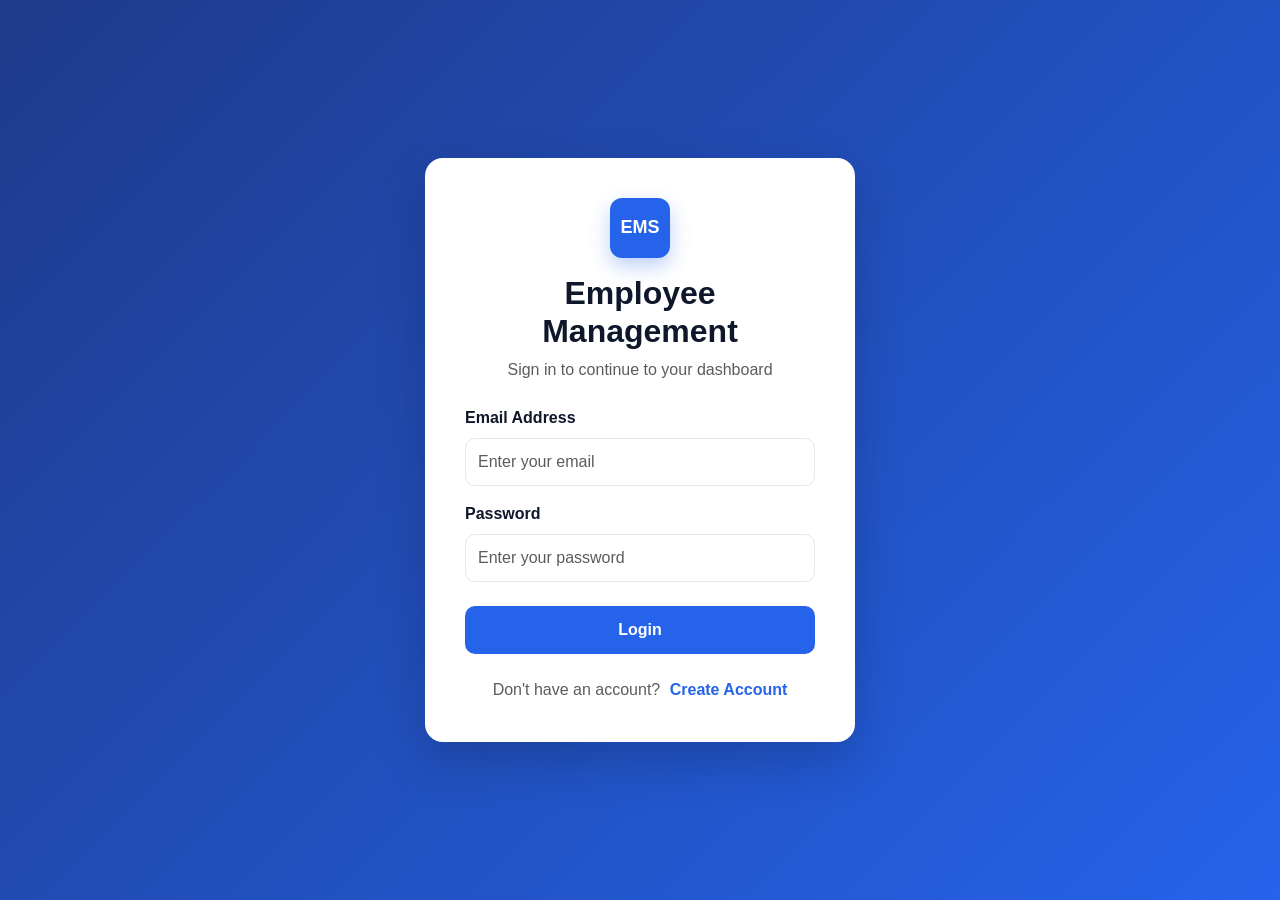
<file: src/main/resources/static/applications.html>
<!DOCTYPE html>
<html lang="en">

<head>

    <meta charset="UTF-8">

    <meta
        name="viewport"
        content="width=device-width, initial-scale=1.0">

    <title>Applications | Employee Management System</title>

    <!-- Bootstrap -->
    <link
        href="https://cdn.jsdelivr.net/npm/bootstrap@5.3.3/dist/css/bootstrap.min.css"
        rel="stylesheet">

    <!-- Bootstrap Icons -->
    <link
        rel="stylesheet"
        href="https://cdn.jsdelivr.net/npm/bootstrap-icons@1.11.3/font/bootstrap-icons.min.css">

    <!-- Custom CSS -->
    <link
        rel="stylesheet"
        href="css/style.css">

</head>


<body class="dashboard-body">


<!-- ==========================================
     SIDEBAR
     ========================================== -->

<div class="sidebar" id="sidebar">

    <div class="sidebar-brand">

        <div class="brand-icon-small">
            EMS
        </div>

        <div>

            <h5>Employee MS</h5>

            <small>
                Management System
            </small>

        </div>

    </div>


    <hr>


    <nav class="sidebar-nav">

        <a
            href="dashboard.html"
            class="nav-link">

            <i class="bi bi-grid-1x2-fill"></i>

            Dashboard

        </a>


        <a
            href="employees.html"
            class="nav-link">

            <i class="bi bi-people-fill"></i>

            Employees

        </a>


        <a
            href="departments.html"
            class="nav-link">

            <i class="bi bi-building"></i>

            Departments

        </a>


        <a
            href="applications.html"
            class="nav-link active">

            <i class="bi bi-file-earmark-text-fill"></i>

            Applications

        </a>

    </nav>


    <div class="sidebar-bottom">

        <button
            id="logoutButton"
            class="btn btn-outline-light w-100">

            <i class="bi bi-box-arrow-right"></i>

            Logout

        </button>

    </div>

</div>


<!-- ==========================================
     MAIN CONTENT
     ========================================== -->

<div class="main-content">


    <!-- ==========================================
         TOP NAVBAR
         ========================================== -->

    <nav class="top-navbar">

        <button
            id="sidebarToggle"
            class="btn btn-light d-lg-none">

            <i class="bi bi-list"></i>

        </button>


        <div>

            <h5 class="mb-0">
                Organization Applications
            </h5>

            <small class="text-muted">
                Review organization access requests
            </small>

        </div>


        <div class="user-info ms-auto">

            <div class="user-avatar">

                <i class="bi bi-person-fill"></i>

            </div>

            <div>

                <strong id="userEmail">
                    Admin
                </strong>

                <small
                    id="userRole"
                    class="d-block text-muted">

                    ROLE_ADMIN

                </small>

            </div>

        </div>

    </nav>


    <!-- ==========================================
         PAGE CONTENT
         ========================================== -->

    <main class="container-fluid dashboard-container">


        <!-- PAGE HEADER -->

        <div class="welcome-section">

            <div>

                <h2>
                    Organization Applications
                </h2>

                <p class="text-muted mb-0">

                    Review and manage organization
                    access requests.

                </p>

            </div>

        </div>


        <!-- ==========================================
             STATISTICS
             ========================================== -->

        <div class="row g-4 mt-2">


            <!-- TOTAL -->

            <div class="col-md-6 col-xl-3">

                <div class="stat-card">

                    <div class="stat-icon blue">

                        <i class="bi bi-files"></i>

                    </div>

                    <div>

                        <p class="stat-label">
                            Total Applications
                        </p>

                        <h3 id="totalApplications">
                            --
                        </h3>

                    </div>

                </div>

            </div>


            <!-- PENDING -->

            <div class="col-md-6 col-xl-3">

                <div class="stat-card">

                    <div class="stat-icon purple">

                        <i class="bi bi-hourglass-split"></i>

                    </div>

                    <div>

                        <p class="stat-label">
                            Pending
                        </p>

                        <h3 id="pendingApplications">
                            --
                        </h3>

                    </div>

                </div>

            </div>


            <!-- APPROVED -->

            <div class="col-md-6 col-xl-3">

                <div class="stat-card">

                    <div class="stat-icon green">

                        <i class="bi bi-check-circle-fill"></i>

                    </div>

                    <div>

                        <p class="stat-label">
                            Approved
                        </p>

                        <h3 id="approvedApplications">
                            --
                        </h3>

                    </div>

                </div>

            </div>


            <!-- REJECTED -->

            <div class="col-md-6 col-xl-3">

                <div class="stat-card">

                    <div class="stat-icon red">

                        <i class="bi bi-x-circle-fill"></i>

                    </div>

                    <div>

                        <p class="stat-label">
                            Rejected
                        </p>

                        <h3 id="rejectedApplications">
                            --
                        </h3>

                    </div>

                </div>

            </div>

        </div>


        <!-- ==========================================
             APPLICATION LIST
             ========================================== -->

        <div class="content-card mt-4">


            <!-- CARD HEADER -->

            <div class="card-header-custom">

                <div>

                    <h5 class="mb-1">

                        <i
                            class="bi bi-file-earmark-text me-2">
                        </i>

                        Applications

                    </h5>

                    <p class="text-muted mb-0">

                        Review organization requests
                        submitted by users.

                    </p>

                </div>


                <!-- FILTER -->

                <div>

                    <select
                        id="statusFilter"
                        class="form-select">

                        <option value="ALL">
                            All Applications
                        </option>

                        <option value="PENDING">
                            Pending
                        </option>

                        <option value="APPROVED">
                            Approved
                        </option>

                        <option value="REJECTED">
                            Rejected
                        </option>

                    </select>

                </div>

            </div>


            <!-- ======================================
                 LOADING
                 ====================================== -->

            <div
                id="loadingMessage"
                class="text-center py-5">

                <div
                    class="spinner-border text-primary"
                    role="status">
                </div>

                <p class="text-muted mt-2">

                    Loading applications...

                </p>

            </div>


            <!-- ======================================
                 ERROR
                 ====================================== -->

            <div
                id="applicationError"
                class="alert alert-danger d-none">
            </div>


            <!-- ======================================
                 SUCCESS
                 ====================================== -->

            <div
                id="applicationSuccess"
                class="alert alert-success d-none">
            </div>


            <!-- ======================================
                 APPLICATION TABLE
                 ====================================== -->

            <div
                id="applicationTableContainer"
                class="table-responsive d-none">

                <table
                    class="table align-middle">

                    <thead>

                    <tr>

                        <th>
                            Organization
                        </th>

                        <th>
                            Applicant
                        </th>

                        <th>
                            Position
                        </th>

                        <th>
                            Type
                        </th>

                        <th>
                            Status
                        </th>

                        <th>
                            Applied
                        </th>

                        <th>
                            Actions
                        </th>

                    </tr>

                    </thead>


                    <tbody
                        id="applicationTableBody">
                    </tbody>

                </table>

            </div>


        </div>

    </main>

</div>


<!-- ==========================================
     APPLICATION DETAILS MODAL
     ========================================== -->

<div
    class="modal fade"
    id="applicationDetailsModal"
    tabindex="-1"
    aria-hidden="true">

    <div
        class="modal-dialog modal-lg modal-dialog-centered">

        <div class="modal-content">


            <div class="modal-header">

                <h5 class="modal-title">

                    <i
                        class="bi bi-file-earmark-text me-2">
                    </i>

                    Application Details

                </h5>

                <button
                    type="button"
                    class="btn-close"
                    data-bs-dismiss="modal">
                </button>

            </div>


            <div
                class="modal-body"
                id="applicationDetailsBody">

                <!-- Details inserted by JavaScript -->

            </div>


            <div class="modal-footer">

                <button
                    type="button"
                    class="btn btn-secondary"
                    data-bs-dismiss="modal">

                    Close

                </button>

            </div>

        </div>

    </div>

</div>


<!-- Bootstrap JS -->

<script
    src="https://cdn.jsdelivr.net/npm/bootstrap@5.3.3/dist/js/bootstrap.bundle.min.js">
</script>


<!-- Applications JS -->

<script
    src="js/applications.js">
</script>


</body>

</html>
</file>
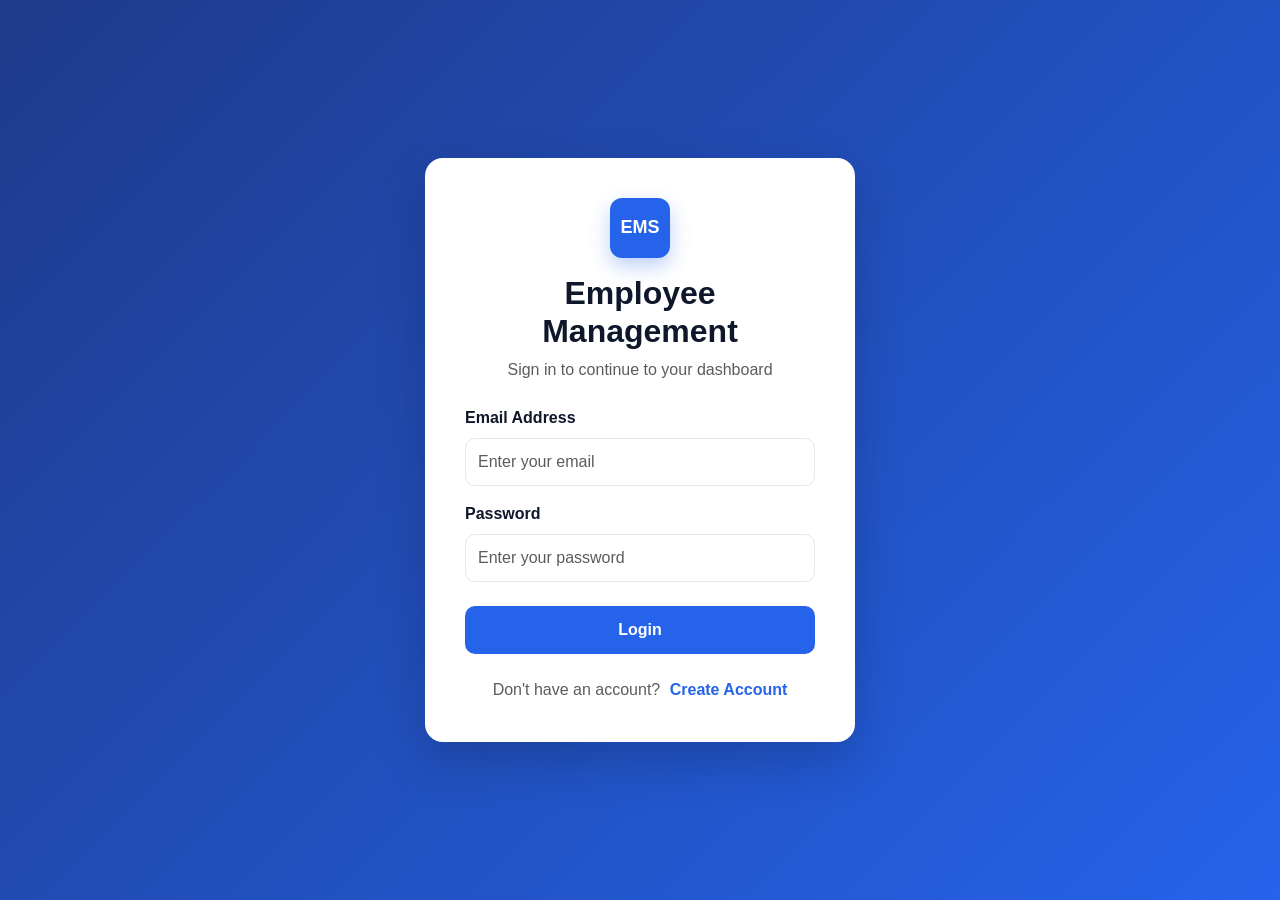
<file: src/main/resources/static/change-password.html>
<!DOCTYPE html>
<html lang="en">

<head>

    <meta charset="UTF-8">

    <meta
        name="viewport"
        content="width=device-width, initial-scale=1.0">

    <title>
        Change Password | Employee Management System
    </title>


    <!-- ==========================================
         BOOTSTRAP
         ========================================== -->

    <link
        href="https://cdn.jsdelivr.net/npm/bootstrap@5.3.3/dist/css/bootstrap.min.css"
        rel="stylesheet">


    <!-- ==========================================
         BOOTSTRAP ICONS
         ========================================== -->

    <link
        rel="stylesheet"
        href="https://cdn.jsdelivr.net/npm/bootstrap-icons@1.11.3/font/bootstrap-icons.min.css">


    <!-- ==========================================
         CUSTOM CSS
         ========================================== -->

    <link
        rel="stylesheet"
        href="css/style.css">

</head>


<body class="dashboard-body">


<!-- ==========================================
     SIDEBAR
     ========================================== -->

<div
    class="sidebar"
    id="sidebar">


    <div class="sidebar-brand">

        <div class="brand-icon-small">
            EMS
        </div>

        <div>

            <h5>
                Employee MS
            </h5>

            <small>
                Management System
            </small>

        </div>

    </div>


    <hr>


    <nav class="sidebar-nav">


        <a
            href="dashboard.html"
            class="nav-link">

            <i class="bi bi-grid-1x2-fill"></i>

            Dashboard

        </a>


        <a
            href="employees.html"
            class="nav-link">

            <i class="bi bi-people-fill"></i>

            Employees

        </a>


        <a
            href="departments.html"
            class="nav-link">

            <i class="bi bi-building"></i>

            Departments

        </a>


        <a
            href="profile.html"
            class="nav-link">

            <i class="bi bi-person-fill"></i>

            Profile

        </a>


        <a
            href="change-password.html"
            class="nav-link active">

            <i class="bi bi-shield-lock-fill"></i>

            Change Password

        </a>

    </nav>


    <div class="sidebar-bottom">

        <button
            type="button"
            id="logoutButton"
            class="btn btn-outline-light w-100">

            <i class="bi bi-box-arrow-right"></i>

            Logout

        </button>

    </div>

</div>


<!-- ==========================================
     MAIN CONTENT
     ========================================== -->

<div class="main-content">


    <!-- ==========================================
         TOP NAVBAR
         ========================================== -->

    <nav class="top-navbar">


        <button
            type="button"
            id="sidebarToggle"
            class="btn btn-light d-lg-none">

            <i class="bi bi-list"></i>

        </button>


        <div>

            <h5 class="mb-0">

                Change Password

            </h5>

            <small class="text-muted">

                Update your account password

            </small>

        </div>

    </nav>


    <!-- ==========================================
         CONTENT
         ========================================== -->

    <main
        class="container-fluid dashboard-container">


        <div
            class="content-card profile-card">


            <!-- ======================================
                 HEADER
                 ====================================== -->

            <div class="profile-header">


                <div class="profile-avatar">

                    <i
                        class="bi bi-shield-lock-fill">
                    </i>

                </div>


                <div>

                    <h3>
                        Change Password
                    </h3>

                    <p class="text-muted mb-0">

                        Keep your account secure by
                        updating your password.

                    </p>

                </div>

            </div>


            <hr>


            <!-- ======================================
                 MESSAGE
                 ====================================== -->

            <div
                id="passwordMessage"
                class="alert d-none"
                role="alert">
            </div>


            <!-- ======================================
                 CHANGE PASSWORD FORM
                 ====================================== -->

            <form
                id="changePasswordForm"
                action="javascript:void(0);"
                onsubmit="return false;">


                <!-- CURRENT PASSWORD -->

                <div class="mb-4">

                    <label
                        for="currentPassword"
                        class="profile-label">

                        Current Password

                    </label>


                    <input
                        type="password"
                        id="currentPassword"
                        class="form-control"
                        placeholder="Enter current password"
                        autocomplete="current-password"
                        required>

                </div>


                <!-- NEW PASSWORD -->

                <div class="mb-4">

                    <label
                        for="newPassword"
                        class="profile-label">

                        New Password

                    </label>


                    <input
                        type="password"
                        id="newPassword"
                        class="form-control"
                        placeholder="Enter new password"
                        autocomplete="new-password"
                        minlength="6"
                        required>


                    <small class="text-muted">

                        Minimum 6 characters.

                    </small>

                </div>


                <!-- CONFIRM PASSWORD -->

                <div class="mb-4">

                    <label
                        for="confirmPassword"
                        class="profile-label">

                        Confirm New Password

                    </label>


                    <input
                        type="password"
                        id="confirmPassword"
                        class="form-control"
                        placeholder="Confirm new password"
                        autocomplete="new-password"
                        minlength="6"
                        required>

                </div>


                <!-- ==================================
                     BUTTONS
                     ================================== -->

                <div
                    class="d-flex gap-2 flex-wrap">


                    <button
                        type="submit"
                        id="changePasswordButton"
                        class="btn btn-primary">

                        <i
                            class="bi bi-shield-lock me-1">
                        </i>

                        Change Password

                    </button>


                    <a
                        href="profile.html"
                        class="btn btn-outline-secondary">

                        <i
                            class="bi bi-arrow-left me-1">
                        </i>

                        Back to Profile

                    </a>

                </div>


            </form>


        </div>


    </main>


</div>


<!-- ==========================================
     CHANGE PASSWORD JAVASCRIPT
     ========================================== -->

<script src="js/change-password.js"></script>


</body>

</html>
</file>
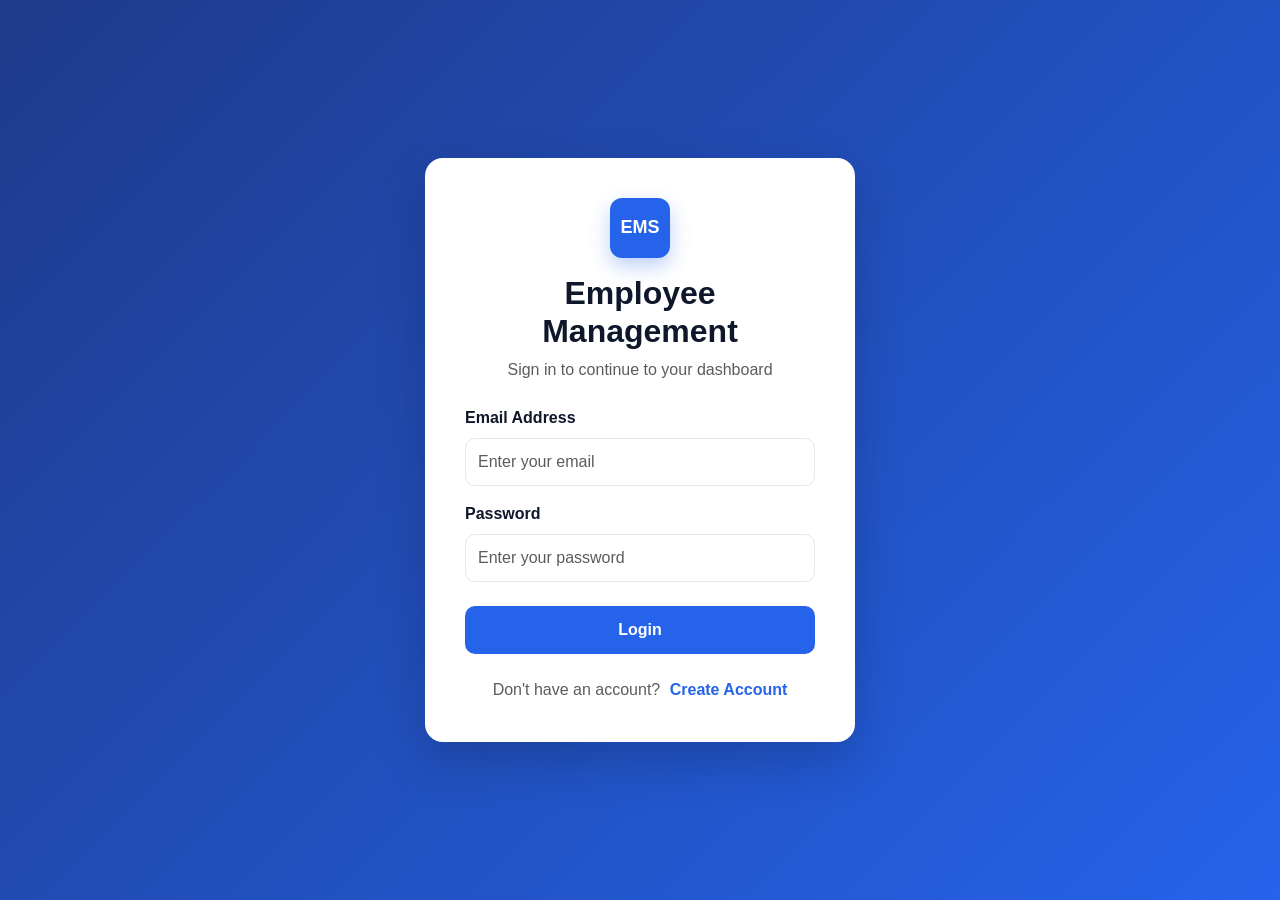
<file: src/main/resources/static/dashboard.html>
<!DOCTYPE html>
<html lang="en">

<head>
    <meta charset="UTF-8">
    <meta name="viewport" content="width=device-width, initial-scale=1.0">

    <title>Dashboard | Employee Management System</title>

    <!-- Bootstrap -->
    <link
        href="https://cdn.jsdelivr.net/npm/bootstrap@5.3.3/dist/css/bootstrap.min.css"
        rel="stylesheet">

    <!-- Bootstrap Icons -->
    <link
        rel="stylesheet"
        href="https://cdn.jsdelivr.net/npm/bootstrap-icons@1.11.3/font/bootstrap-icons.min.css">

    <!-- Custom CSS -->
    <link rel="stylesheet" href="css/style.css">
</head>

<body class="dashboard-body">

<!-- =========================
     SIDEBAR
     ========================= -->

<div class="sidebar" id="sidebar">

    <div class="sidebar-brand">
        <div class="brand-icon-small">
            EMS
        </div>

        <div>
            <h5>Employee MS</h5>
            <small>Management System</small>
        </div>
    </div>

    <hr>

    <nav class="sidebar-nav">

        <a href="dashboard.html" class="nav-link active">
            <i class="bi bi-grid-1x2-fill"></i>
            Dashboard
        </a>

        <a href="employees.html" class="nav-link">
            <i class="bi bi-people-fill"></i>
            Employees
        </a>

        <a href="departments.html" class="nav-link">
            <i class="bi bi-building"></i>
            Departments
        </a>
        <a
    href="organization-application.html"
    class="nav-link"
    id="applyOrganizationLink">

    <i class="bi bi-building-add"></i>
    Apply Organization

</a>


<a
    href="applications.html"
    class="nav-link d-none"
    id="applicationsLink">

    <i class="bi bi-file-earmark-text-fill"></i>
    Applications

</a>

    </nav>

    <div class="sidebar-bottom">

        <button
            id="logoutButton"
            class="btn btn-outline-light w-100">

            <i class="bi bi-box-arrow-right"></i>
            Logout

        </button>

    </div>

</div>


<!-- =========================
     MAIN CONTENT
     ========================= -->

<div class="main-content">

    <!-- Top Navbar -->

    <nav class="top-navbar">

        <button
            id="sidebarToggle"
            class="btn btn-light d-lg-none">

            <i class="bi bi-list"></i>

        </button>

        <div>

            <h5 class="mb-0">
                Dashboard
            </h5>

            <small class="text-muted">
                Employee Management Overview
            </small>

        </div>

        <a
    href="profile.html"
    class="user-info ms-auto text-decoration-none">

    <div class="user-avatar">

        <i class="bi bi-person-fill"></i>

    </div>

    <div>

        <strong id="userEmail">
            User
        </strong>

        <small
            id="userRole"
            class="d-block text-muted">
            Role
        </small>

    </div>

</a>

    </nav>


    <!-- Page Content -->

    <main class="container-fluid dashboard-container">

        <!-- Welcome -->

        <div class="welcome-section">

            <div>

                <h2>
                    Welcome back! 👋
                </h2>

                <p class="text-muted mb-0">
                    Here's what's happening with your organization.
                </p>

            </div>

        </div>


        <!-- =========================
             STATISTICS
             ========================= -->

        <div class="row g-4 mt-2">

            <!-- Employees -->

            <div class="col-md-6 col-xl-3">

                <div class="stat-card">

                    <div class="stat-icon blue">
                        <i class="bi bi-people-fill"></i>
                    </div>

                    <div>

                        <p class="stat-label">
                            Total Employees
                        </p>

                        <h3 id="totalEmployees">
                            --
                        </h3>

                    </div>

                </div>

            </div>


            <!-- Departments -->

            <div class="col-md-6 col-xl-3">

                <div class="stat-card">

                    <div class="stat-icon purple">
                        <i class="bi bi-building"></i>
                    </div>

                    <div>

                        <p class="stat-label">
                            Departments
                        </p>

                        <h3 id="totalDepartments">
                            --
                        </h3>

                    </div>

                </div>

            </div>


            <!-- Active -->

            <div class="col-md-6 col-xl-3">

                <div class="stat-card">

                    <div class="stat-icon green">
                        <i class="bi bi-person-check-fill"></i>
                    </div>

                    <div>

                        <p class="stat-label">
                            Active Employees
                        </p>

                        <h3 id="activeEmployees">
                            --
                        </h3>

                    </div>

                </div>

            </div>


            <!-- Inactive -->

            <div class="col-md-6 col-xl-3">

                <div class="stat-card">

                    <div class="stat-icon red">
                        <i class="bi bi-person-x-fill"></i>
                    </div>

                    <div>

                        <p class="stat-label">
                            Inactive Employees
                        </p>

                        <h3 id="inactiveEmployees">
                            --
                        </h3>

                    </div>

                </div>

            </div>

        </div>


        <!-- =========================
             RECENT EMPLOYEES
             ========================= -->

        <div class="content-card mt-4">

            <div class="card-header-custom">

                <div>

                    <h5 class="mb-1">
                        Recent Employees
                    </h5>

                    <p class="text-muted mb-0">
                        Employees currently registered in the system
                    </p>

                </div>

                <a
    href="employees.html"
    class="btn btn-primary view-all-btn">

    View All
    <i class="bi bi-arrow-right ms-2"></i>

</a>

            </div>


            <!-- Loading -->

            <div
                id="loadingMessage"
                class="text-center py-5">

                <div
                    class="spinner-border text-primary"
                    role="status">
                </div>

                <p class="text-muted mt-2">
                    Loading employees...
                </p>

            </div>


            <!-- Error -->

            <div
                id="dashboardError"
                class="alert alert-danger d-none">
            </div>


            <!-- Employee Table -->

            <div
                id="employeeTableContainer"
                class="table-responsive d-none">

                <table class="table align-middle">

                    <thead>

                    <tr>
                        <th>Employee</th>
                        <th>Code</th>
                        <th>Designation</th>
                        <th>Department</th>
                        <th>Status</th>
                    </tr>

                    </thead>

                    <tbody id="employeeTableBody">
                    </tbody>

                </table>

            </div>

        </div>

    </main>

</div>

<script src="js/api.js"></script>
<script src="js/dashboard.js"></script>

</body>

</html>
</file>
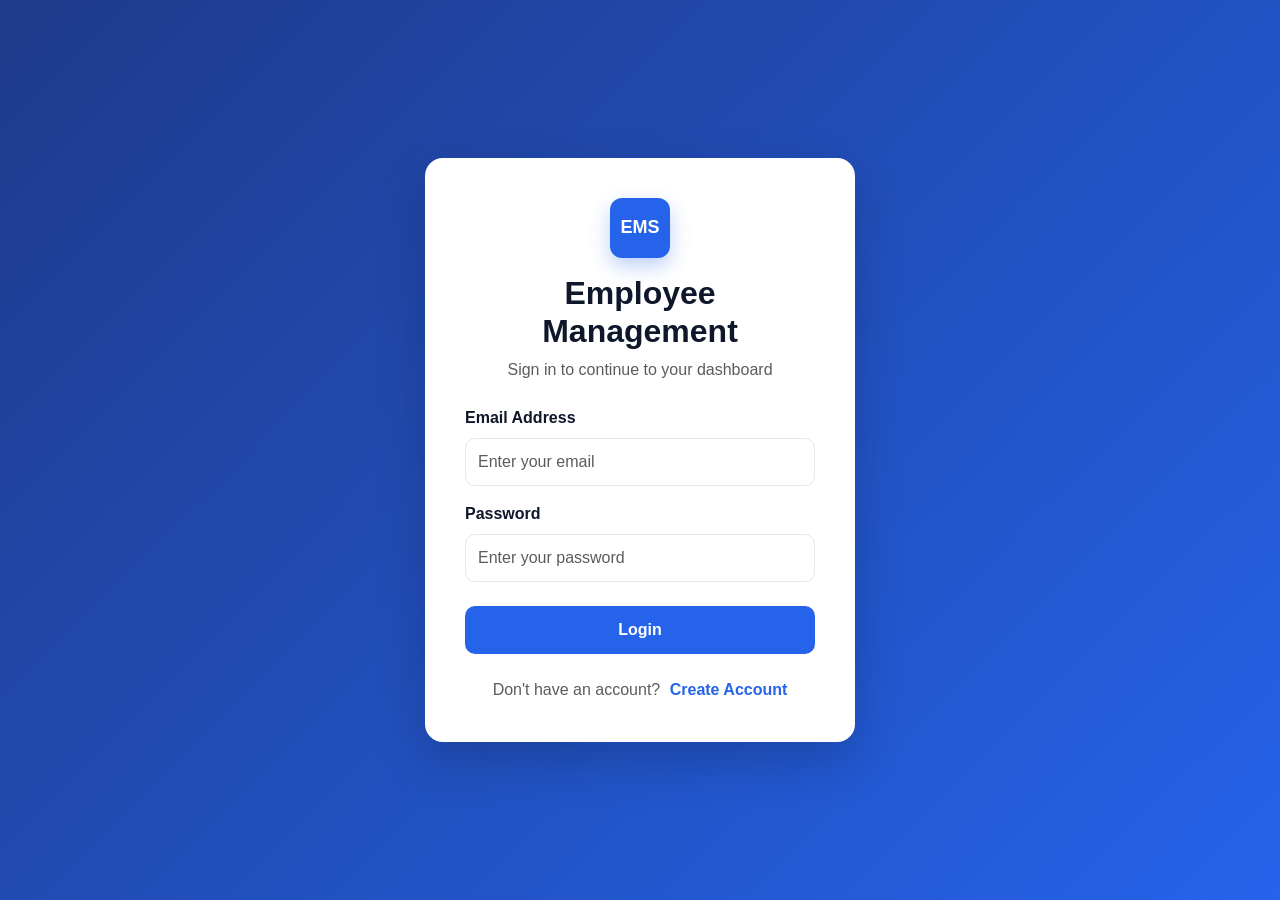
<file: src/main/resources/static/employees.html>
<!DOCTYPE html>
<html lang="en">

<head>
    <meta charset="UTF-8">
    <meta name="viewport" content="width=device-width, initial-scale=1.0">

    <title>Employees | Employee Management System</title>

    <link
        href="https://cdn.jsdelivr.net/npm/bootstrap@5.3.3/dist/css/bootstrap.min.css"
        rel="stylesheet">

    <link
        rel="stylesheet"
        href="https://cdn.jsdelivr.net/npm/bootstrap-icons@1.11.3/font/bootstrap-icons.min.css">

    <link rel="stylesheet" href="css/style.css">

</head>

<body class="dashboard-body">

<!-- =========================
     SIDEBAR
     ========================= -->

<div class="sidebar" id="sidebar">

    <div class="sidebar-brand">

        <div class="brand-icon-small">
            EMS
        </div>

        <div>
            <h5>Employee MS</h5>
            <small>Management System</small>
        </div>

    </div>

    <hr>

    <nav class="sidebar-nav">

        <a href="dashboard.html" class="nav-link">
            <i class="bi bi-grid-1x2-fill"></i>
            Dashboard
        </a>

        <a href="employees.html" class="nav-link active">
            <i class="bi bi-people-fill"></i>
            Employees
        </a>

        <a href="departments.html" class="nav-link">
            <i class="bi bi-building"></i>
            Departments
        </a>

    </nav>

    <div class="sidebar-bottom">

        <button
            id="logoutButton"
            class="btn btn-outline-light w-100">

            <i class="bi bi-box-arrow-right"></i>
            Logout

        </button>

    </div>

</div>


<!-- =========================
     MAIN CONTENT
     ========================= -->

<div class="main-content">

    <nav class="top-navbar">

        <button
            id="sidebarToggle"
            class="btn btn-light d-lg-none">

            <i class="bi bi-list"></i>

        </button>

        <div>

            <h5 class="mb-0">
                Employees
            </h5>

            <small class="text-muted">
                Manage employee records
            </small>

        </div>

        <div class="user-info ms-auto">

            <div class="user-avatar">
                <i class="bi bi-person-fill"></i>
            </div>

            <div>

                <strong id="userEmail">
                    User
                </strong>

                <small
                    id="userRole"
                    class="d-block text-muted">
                    Role
                </small>

            </div>

        </div>

    </nav>


    <!-- =========================
         CONTENT
         ========================= -->

    <main class="container-fluid dashboard-container">

        <div class="content-card">

            <!-- Header -->

            <div class="employee-toolbar">

                <div>

                    <h4 class="mb-1">
                        Employee List
                    </h4>

                    <p class="text-muted mb-0">
                        View and manage all employees
                    </p>

                </div>

                <button
                    id="addEmployeeButton"
                    class="btn btn-primary">

                    <i class="bi bi-plus-lg"></i>
                    Add Employee

                </button>

            </div>


            <!-- Search -->

            <div class="row mt-4 mb-3">

                <div class="col-md-6">

                    <div class="input-group">

                        <span class="input-group-text">
                            <i class="bi bi-search"></i>
                        </span>

                        <input
                            type="text"
                            id="searchInput"
                            class="form-control"
                            placeholder="Search by first name">

                    </div>

                </div>

            </div>


            <!-- Error -->

            <div
                id="errorMessage"
                class="alert alert-danger d-none">
            </div>


            <!-- Loading -->

            <div
                id="loadingMessage"
                class="text-center py-5">

                <div
                    class="spinner-border text-primary">
                </div>

                <p class="text-muted mt-2">
                    Loading employees...
                </p>

            </div>


            <!-- Table -->

            <div
                id="tableContainer"
                class="table-responsive d-none">

                <table class="table align-middle">

                    <thead>

                    <tr>

                        <th>Employee</th>
                        <th>Code</th>
                        <th>Designation</th>
                        <th>Department</th>
                        <th>Salary</th>
                        <th>Status</th>
                        <th>Actions</th>

                    </tr>

                    </thead>

                    <tbody id="employeeTableBody">
                    </tbody>

                </table>

            </div>

        </div>

    </main>

</div>
<!-- =========================
     ADD EMPLOYEE MODAL
     ========================= -->

<div
    class="modal fade"
    id="addEmployeeModal"
    tabindex="-1"
    aria-labelledby="addEmployeeModalLabel"
    aria-hidden="true">

    <div class="modal-dialog modal-lg modal-dialog-centered">

        <div class="modal-content">

            <!-- Modal Header -->

            <div class="modal-header">

                <div>

                    <h5
                        class="modal-title"
                        id="addEmployeeModalLabel">

                        Add New Employee

                    </h5>

                    <small class="text-muted">
                        Enter employee information
                    </small>

                </div>

                <button
                    type="button"
                    class="btn-close"
                    data-bs-dismiss="modal"
                    aria-label="Close">
                </button>

            </div>


            <!-- Modal Body -->

            <div class="modal-body">

                <div
                    id="addEmployeeError"
                    class="alert alert-danger d-none">
                </div>

                <form id="addEmployeeForm">

                    <div class="row g-3">

                        <!-- Employee Code -->

                        <div class="col-md-6">

                            <label
                                for="employeeCode"
                                class="form-label">

                                Employee Code

                            </label>

                            <input
                                type="text"
                                id="employeeCode"
                                class="form-control"
                                placeholder="EMP002"
                                required>

                        </div>


                        <!-- First Name -->

                        <div class="col-md-6">

                            <label
                                for="firstName"
                                class="form-label">

                                First Name

                            </label>

                            <input
                                type="text"
                                id="firstName"
                                class="form-control"
                                placeholder="First name"
                                required>

                        </div>


                        <!-- Last Name -->

                        <div class="col-md-6">

                            <label
                                for="lastName"
                                class="form-label">

                                Last Name

                            </label>

                            <input
                                type="text"
                                id="lastName"
                                class="form-control"
                                placeholder="Last name"
                                required>

                        </div>


                        <!-- Email -->

                        <div class="col-md-6">

                            <label
                                for="employeeEmail"
                                class="form-label">

                                Email

                            </label>

                            <input
                                type="email"
                                id="employeeEmail"
                                class="form-control"
                                placeholder="employee@example.com"
                                required>

                        </div>


                        <!-- Phone -->

                        <div class="col-md-6">

                            <label
                                for="phone"
                                class="form-label">

                                Phone

                            </label>

                            <input
                                type="tel"
                                id="phone"
                                class="form-control"
                                placeholder="9876543210"
                                required>

                        </div>


                        <!-- Gender -->

                        <div class="col-md-6">

                            <label
                                for="gender"
                                class="form-label">

                                Gender

                            </label>

                            <select
                                id="gender"
                                class="form-select"
                                required>

                                <option value="">
                                    Select Gender
                                </option>

                                <option value="MALE">
                                    Male
                                </option>

                                <option value="FEMALE">
                                    Female
                                </option>

                                <option value="OTHER">
                                    Other
                                </option>

                            </select>

                        </div>


                        <!-- Designation -->

                        <div class="col-md-6">

                            <label
                                for="designation"
                                class="form-label">

                                Designation

                            </label>

                            <select
                                id="designation"
                                class="form-select"
                                required>

                                <option value="">
                                    Select Designation
                                </option>

                                <option value="SOFTWARE_ENGINEER">
                                    Software Engineer
                                </option>

                                <option value="SENIOR_SOFTWARE_ENGINEER">
                                    Senior Software Engineer
                                </option>

                                <option value="TEAM_LEAD">
                                    Team Lead
                                </option>

                                <option value="MANAGER">
                                    Manager
                                </option>

                                <option value="HR">
                                    HR
                                </option>

                            </select>

                        </div>


                        <!-- Salary -->

                        <div class="col-md-6">

                            <label
                                for="salary"
                                class="form-label">

                                Salary

                            </label>

                            <input
                                type="number"
                                id="salary"
                                class="form-control"
                                placeholder="60000"
                                min="0"
                                step="0.01"
                                required>

                        </div>


                        <!-- Joining Date -->

                        <div class="col-md-6">

                            <label
                                for="joiningDate"
                                class="form-label">

                                Joining Date

                            </label>

                            <input
                                type="date"
                                id="joiningDate"
                                class="form-control"
                                required>

                        </div>


                        <!-- Status -->

                        <div class="col-md-6">

                            <label
                                for="status"
                                class="form-label">

                                Status

                            </label>

                            <select
                                id="status"
                                class="form-select"
                                required>

                                <option value="ACTIVE">
                                    Active
                                </option>

                                <option value="INACTIVE">
                                    Inactive
                                </option>

                            </select>

                        </div>


                        <!-- Department -->

                        <div class="col-md-6">

                            <label
                                for="departmentId"
                                class="form-label">

                                Department

                            </label>

                            <select
                                id="departmentId"
                                class="form-select"
                                required>

                                <option value="">
                                    Loading departments...
                                </option>

                            </select>

                        </div>

                    </div>

                </form>

            </div>


            <!-- Modal Footer -->

            <div class="modal-footer">

                <button
                    type="button"
                    class="btn btn-secondary"
                    data-bs-dismiss="modal">

                    Cancel

                </button>

                <button
                    type="submit"
                    form="addEmployeeForm"
                    id="saveEmployeeButton"
                    class="btn btn-primary">

                    <i class="bi bi-check-lg"></i>
                    Save Employee

                </button>

            </div>

        </div>

    </div>

</div>
<!-- =========================
     EDIT EMPLOYEE MODAL
     ========================= -->

<div
    class="modal fade"
    id="editEmployeeModal"
    tabindex="-1"
    aria-labelledby="editEmployeeModalLabel"
    aria-hidden="true">

    <div class="modal-dialog modal-lg modal-dialog-centered">

        <div class="modal-content">

            <div class="modal-header">

                <div>
                    <h5
                        class="modal-title"
                        id="editEmployeeModalLabel">
                        Edit Employee
                    </h5>

                    <small class="text-muted">
                        Update employee information
                    </small>
                </div>

                <button
                    type="button"
                    class="btn-close"
                    data-bs-dismiss="modal">
                </button>

            </div>


            <div class="modal-body">

                <div
                    id="editEmployeeError"
                    class="alert alert-danger d-none">
                </div>

                <form id="editEmployeeForm">

                    <div class="row g-3">

                        <!-- Employee Code -->

                        <div class="col-md-6">

                            <label class="form-label">
                                Employee Code
                            </label>

                            <input
                                type="text"
                                id="editEmployeeCode"
                                class="form-control"
                                required>

                        </div>


                        <!-- First Name -->

                        <div class="col-md-6">

                            <label class="form-label">
                                First Name
                            </label>

                            <input
                                type="text"
                                id="editFirstName"
                                class="form-control"
                                required>

                        </div>


                        <!-- Last Name -->

                        <div class="col-md-6">

                            <label class="form-label">
                                Last Name
                            </label>

                            <input
                                type="text"
                                id="editLastName"
                                class="form-control"
                                required>

                        </div>


                        <!-- Email -->

                        <div class="col-md-6">

                            <label class="form-label">
                                Email
                            </label>

                            <input
                                type="email"
                                id="editEmployeeEmail"
                                class="form-control"
                                required>

                        </div>


                        <!-- Phone -->

                        <div class="col-md-6">

                            <label class="form-label">
                                Phone
                            </label>

                            <input
                                type="tel"
                                id="editPhone"
                                class="form-control"
                                required>

                        </div>


                        <!-- Gender -->

                        <div class="col-md-6">

                            <label class="form-label">
                                Gender
                            </label>

                            <select
                                id="editGender"
                                class="form-select"
                                required>

                                <option value="MALE">
                                    Male
                                </option>

                                <option value="FEMALE">
                                    Female
                                </option>

                                <option value="OTHER">
                                    Other
                                </option>

                            </select>

                        </div>


                        <!-- Designation -->

                        <div class="col-md-6">

                            <label class="form-label">
                                Designation
                            </label>

                            <select
                                id="editDesignation"
                                class="form-select"
                                required>

                                <option value="SOFTWARE_ENGINEER">
                                    Software Engineer
                                </option>

                                <option value="SENIOR_SOFTWARE_ENGINEER">
                                    Senior Software Engineer
                                </option>

                                <option value="TEAM_LEAD">
                                    Team Lead
                                </option>

                                <option value="MANAGER">
                                    Manager
                                </option>

                                <option value="HR">
                                    HR
                                </option>

                            </select>

                        </div>


                        <!-- Salary -->

                        <div class="col-md-6">

                            <label class="form-label">
                                Salary
                            </label>

                            <input
                                type="number"
                                id="editSalary"
                                class="form-control"
                                min="0"
                                step="0.01"
                                required>

                        </div>


                        <!-- Joining Date -->

                        <div class="col-md-6">

                            <label class="form-label">
                                Joining Date
                            </label>

                            <input
                                type="date"
                                id="editJoiningDate"
                                class="form-control"
                                required>

                        </div>


                        <!-- Status -->

                        <div class="col-md-6">

                            <label class="form-label">
                                Status
                            </label>

                            <select
                                id="editStatus"
                                class="form-select"
                                required>

                                <option value="ACTIVE">
                                    Active
                                </option>

                                <option value="INACTIVE">
                                    Inactive
                                </option>

                            </select>

                        </div>


                        <!-- Department -->

                        <div class="col-md-6">

                            <label class="form-label">
                                Department
                            </label>

                            <select
                                id="editDepartmentId"
                                class="form-select"
                                required>

                                <option value="">
                                    Select Department
                                </option>

                            </select>

                        </div>

                    </div>

                </form>

            </div>


            <div class="modal-footer">

                <button
                    type="button"
                    class="btn btn-secondary"
                    data-bs-dismiss="modal">

                    Cancel

                </button>

                <button
                    type="submit"
                    form="editEmployeeForm"
                    id="updateEmployeeButton"
                    class="btn btn-primary">

                    <i class="bi bi-check-lg"></i>
                    Update Employee

                </button>

            </div>

        </div>

    </div>

</div>

<!-- Bootstrap JavaScript -->

<script
    src="https://cdn.jsdelivr.net/npm/bootstrap@5.3.3/dist/js/bootstrap.bundle.min.js">
</script>

<script src="js/api.js"></script>
<script src="js/employees.js"></script>

</body>

</html>
</file>
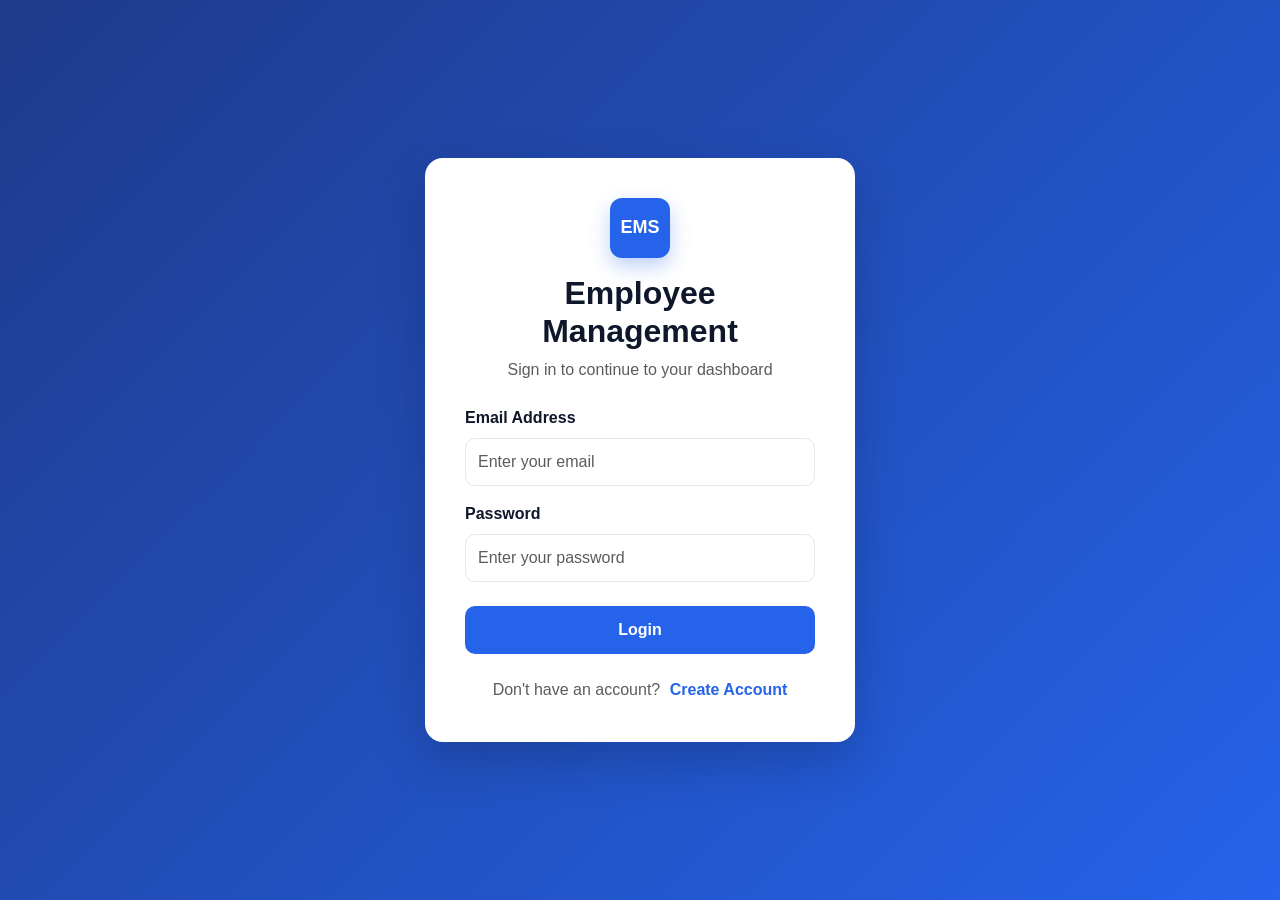
<file: src/main/resources/static/login.html>
<!DOCTYPE html>
<html lang="en">

<head>

    <meta charset="UTF-8">

    <meta
        name="viewport"
        content="width=device-width, initial-scale=1.0">

    <title>Login | Employee Management System</title>


    <!-- ==========================================
         BOOTSTRAP 5
         ========================================== -->

    <link
        href="https://cdn.jsdelivr.net/npm/bootstrap@5.3.3/dist/css/bootstrap.min.css"
        rel="stylesheet">


    <!-- ==========================================
         BOOTSTRAP ICONS
         ========================================== -->

    <link
        rel="stylesheet"
        href="https://cdn.jsdelivr.net/npm/bootstrap-icons@1.11.3/font/bootstrap-icons.min.css">


    <!-- ==========================================
         CUSTOM CSS
         ========================================== -->

    <link
        rel="stylesheet"
        href="css/style.css">

</head>


<body>


<div class="login-page">


    <div class="login-card">


        <!-- ==========================================
             BRAND
             ========================================== -->

        <div class="text-center mb-4">


            <div class="brand-icon">

                EMS

            </div>


            <h2 class="fw-bold mt-3">

                Employee Management

            </h2>


            <p class="text-muted">

                Sign in to continue to your dashboard

            </p>


        </div>



        <!-- ==========================================
             ERROR MESSAGE
             ========================================== -->

        <div
            id="errorMessage"
            class="alert alert-danger d-none"
            role="alert">

        </div>



        <!-- ==========================================
             LOGIN FORM
             ========================================== -->

        <form id="loginForm">


            <!-- ======================================
                 EMAIL
                 ====================================== -->

            <div class="mb-3">


                <label
                    for="email"
                    class="form-label fw-semibold">

                    Email Address

                </label>


                <input
                    type="email"
                    id="email"
                    class="form-control"
                    placeholder="Enter your email"
                    autocomplete="email"
                    required>


            </div>



            <!-- ======================================
                 PASSWORD
                 ====================================== -->

            <div class="mb-4">


                <label
                    for="password"
                    class="form-label fw-semibold">

                    Password

                </label>


                <input
                    type="password"
                    id="password"
                    class="form-control"
                    placeholder="Enter your password"
                    autocomplete="current-password"
                    required>


            </div>



            <!-- ======================================
                 LOGIN BUTTON
                 ====================================== -->

            <button
                type="submit"
                id="loginButton"
                class="btn btn-primary w-100">

                Login

            </button>


        </form>



        <!-- ==========================================
             REGISTER
             ========================================== -->

        <div class="text-center mt-4">


            <span class="text-muted">

                Don't have an account?

            </span>


            <a
                href="register.html"
                class="register-link">

                Create Account

            </a>


        </div>



    </div>

</div>



<!-- ==========================================
     LOGIN JAVASCRIPT
     ========================================== -->

<script src="js/login.js"></script>


</body>

</html>
</file>
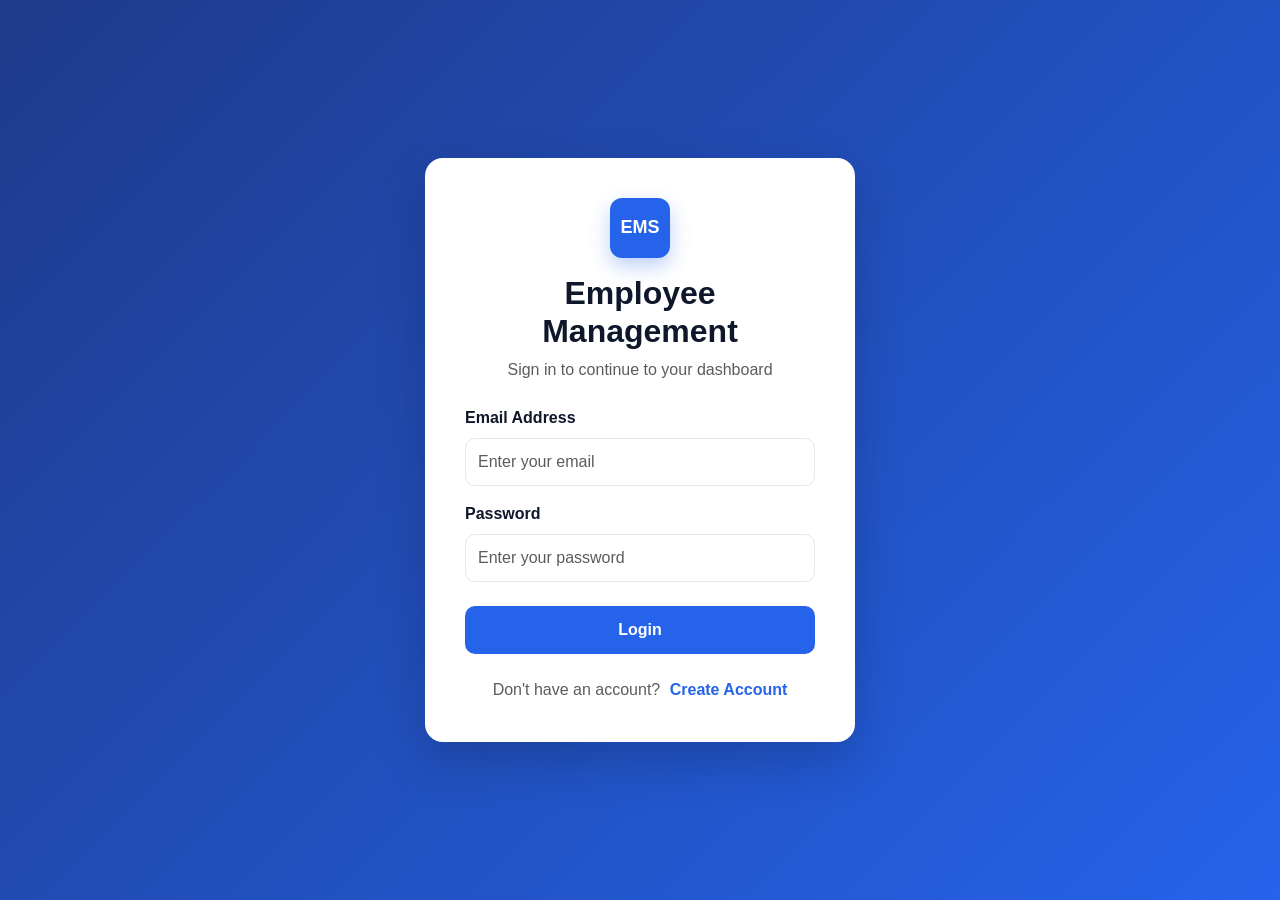
<file: src/main/resources/static/organization-application.html>
<!DOCTYPE html>
<html lang="en">

<head>

    <meta charset="UTF-8">

    <meta
        name="viewport"
        content="width=device-width, initial-scale=1.0">

    <title>Apply Organization | Employee Management System</title>

    <!-- Bootstrap -->
    <link
        href="https://cdn.jsdelivr.net/npm/bootstrap@5.3.3/dist/css/bootstrap.min.css"
        rel="stylesheet">

    <!-- Bootstrap Icons -->
    <link
        rel="stylesheet"
        href="https://cdn.jsdelivr.net/npm/bootstrap-icons@1.11.3/font/bootstrap-icons.min.css">

    <!-- Custom CSS -->
    <link
        rel="stylesheet"
        href="css/style.css">

</head>


<body class="dashboard-body">


<!-- ==========================================
     SIDEBAR
     ========================================== -->

<div class="sidebar" id="sidebar">

    <div class="sidebar-brand">

        <div class="brand-icon-small">
            EMS
        </div>

        <div>

            <h5>Employee MS</h5>

            <small>
                Management System
            </small>

        </div>

    </div>


    <hr>


    <nav class="sidebar-nav">

        <a
            href="dashboard.html"
            class="nav-link">

            <i class="bi bi-grid-1x2-fill"></i>

            Dashboard

        </a>


        <a
            href="employees.html"
            class="nav-link">

            <i class="bi bi-people-fill"></i>

            Employees

        </a>


        <a
            href="departments.html"
            class="nav-link">

            <i class="bi bi-building"></i>

            Departments

        </a>


        <a
            href="organization-application.html"
            class="nav-link active">

            <i class="bi bi-building-add"></i>

            Apply Organization

        </a>

    </nav>


    <div class="sidebar-bottom">

        <button
            id="logoutButton"
            class="btn btn-outline-light w-100">

            <i class="bi bi-box-arrow-right"></i>

            Logout

        </button>

    </div>

</div>


<!-- ==========================================
     MAIN CONTENT
     ========================================== -->

<div class="main-content">


    <!-- TOP NAVBAR -->

    <nav class="top-navbar">

        <button
            id="sidebarToggle"
            class="btn btn-light d-lg-none">

            <i class="bi bi-list"></i>

        </button>


        <div>

            <h5 class="mb-0">
                Apply for Organization
            </h5>

            <small class="text-muted">
                Submit a request to manage an organization
            </small>

        </div>


        <div class="user-info ms-auto">

            <div class="user-avatar">

                <i class="bi bi-person-fill"></i>

            </div>

            <div>

                <strong id="userEmail">
                    User
                </strong>

                <small
                    id="userRole"
                    class="d-block text-muted">

                    Role

                </small>

            </div>

        </div>

    </nav>


    <!-- ==========================================
         PAGE CONTENT
         ========================================== -->

    <main class="container-fluid dashboard-container">


        <div class="row justify-content-center">


            <div class="col-lg-9 col-xl-8">


                <div class="content-card">


                    <!-- HEADER -->

                    <div class="card-header-custom">

                        <div>

                            <h5 class="mb-1">

                                <i
                                    class="bi bi-building-add me-2">
                                </i>

                                Organization Application

                            </h5>

                            <p class="text-muted mb-0">

                                Tell us about the organization
                                you want to manage.

                            </p>

                        </div>

                    </div>


                    <!-- INFO -->

                    <div
                        class="alert alert-info d-flex align-items-start">

                        <i
                            class="bi bi-info-circle-fill me-2 mt-1">
                        </i>

                        <div>

                            <strong>
                                Application Review
                            </strong>

                            <p class="mb-0 mt-1">

                                Your application will be reviewed
                                by an administrator. You will receive
                                access only after your application
                                is approved.

                            </p>

                        </div>

                    </div>


                    <!-- ERROR -->

                    <div
                        id="applicationError"
                        class="alert alert-danger d-none">
                    </div>


                    <!-- SUCCESS -->

                    <div
                        id="applicationSuccess"
                        class="alert alert-success d-none">
                    </div>


                    <!-- ======================================
                         APPLICATION FORM
                         ====================================== -->

                    <form
                        id="organizationApplicationForm">


                        <!-- ORGANIZATION NAME -->

                        <div class="mb-4">

                            <label
                                for="organizationName"
                                class="form-label">

                                Organization Name
                                <span class="text-danger">
                                    *
                                </span>

                            </label>

                            <input
                                type="text"
                                id="organizationName"
                                class="form-control"
                                placeholder="Enter organization name"
                                maxlength="150"
                                required>

                            <small class="text-muted">
                                Example: ABC Technologies
                            </small>

                        </div>


                        <!-- ORGANIZATION TYPE -->

                        <div class="mb-4">

                            <label
                                for="organizationType"
                                class="form-label">

                                Organization Type
                                <span class="text-danger">
                                    *
                                </span>

                            </label>

                            <select
                                id="organizationType"
                                class="form-select"
                                required>

                                <option
                                    value=""
                                    selected
                                    disabled>

                                    Select organization type

                                </option>

                                <option value="IT Services">
                                    IT Services
                                </option>

                                <option value="Software Company">
                                    Software Company
                                </option>

                                <option value="Educational Institution">
                                    Educational Institution
                                </option>

                                <option value="Healthcare">
                                    Healthcare
                                </option>

                                <option value="Finance">
                                    Finance
                                </option>

                                <option value="Retail">
                                    Retail
                                </option>

                                <option value="Manufacturing">
                                    Manufacturing
                                </option>

                                <option value="Other">
                                    Other
                                </option>

                            </select>

                        </div>


                        <!-- POSITION -->

                        <div class="mb-4">

                            <label
                                for="applicantPosition"
                                class="form-label">

                                Your Position
                                <span class="text-danger">
                                    *
                                </span>

                            </label>

                            <input
                                type="text"
                                id="applicantPosition"
                                class="form-control"
                                placeholder="Example: HR Manager"
                                maxlength="100"
                                required>

                        </div>


                        <!-- CONTACT NUMBER -->

                        <div class="mb-4">

                            <label
                                for="contactNumber"
                                class="form-label">

                                Contact Number
                                <span class="text-danger">
                                    *
                                </span>

                            </label>

                            <input
                                type="tel"
                                id="contactNumber"
                                class="form-control"
                                placeholder="Enter contact number"
                                maxlength="20"
                                required>

                        </div>


                        <!-- REASON -->

                        <div class="mb-4">

                            <label
                                for="reason"
                                class="form-label">

                                Reason for Request

                            </label>

                            <textarea
                                id="reason"
                                class="form-control"
                                rows="5"
                                maxlength="1000"
                                placeholder="Explain why you want to manage this organization...">
                            </textarea>

                            <div class="text-end">

                                <small class="text-muted">
                                    Maximum 1000 characters
                                </small>

                            </div>

                        </div>


                        <!-- ACTIONS -->

                        <div
                            class="d-flex justify-content-between align-items-center flex-wrap gap-2">

                            <a
                                href="dashboard.html"
                                class="btn btn-outline-secondary">

                                <i
                                    class="bi bi-arrow-left me-1">
                                </i>

                                Back to Dashboard

                            </a>


                            <button
                                type="submit"
                                id="submitApplicationButton"
                                class="btn btn-primary">

                                <i
                                    class="bi bi-send me-1">
                                </i>

                                Submit Application

                            </button>

                        </div>


                    </form>


                    <!-- ======================================
                         APPLICATION STATUS
                         ====================================== -->

                    <div
                        id="applicationStatusSection"
                        class="d-none mt-4">

                        <hr>

                        <h5 class="mb-3">

                            <i
                                class="bi bi-clock-history me-2">
                            </i>

                            Your Application Status

                        </h5>


                        <div
                            id="applicationStatusCard"
                            class="p-3 rounded border">

                        </div>

                    </div>


                </div>

            </div>

        </div>

    </main>

</div>


<!-- Bootstrap JS -->

<script
    src="https://cdn.jsdelivr.net/npm/bootstrap@5.3.3/dist/js/bootstrap.bundle.min.js">
</script>


<!-- Application JS -->
<script src="js/api.js"></script>
<script src="js/organization-application.js"></script>


</body>

</html>
</file>
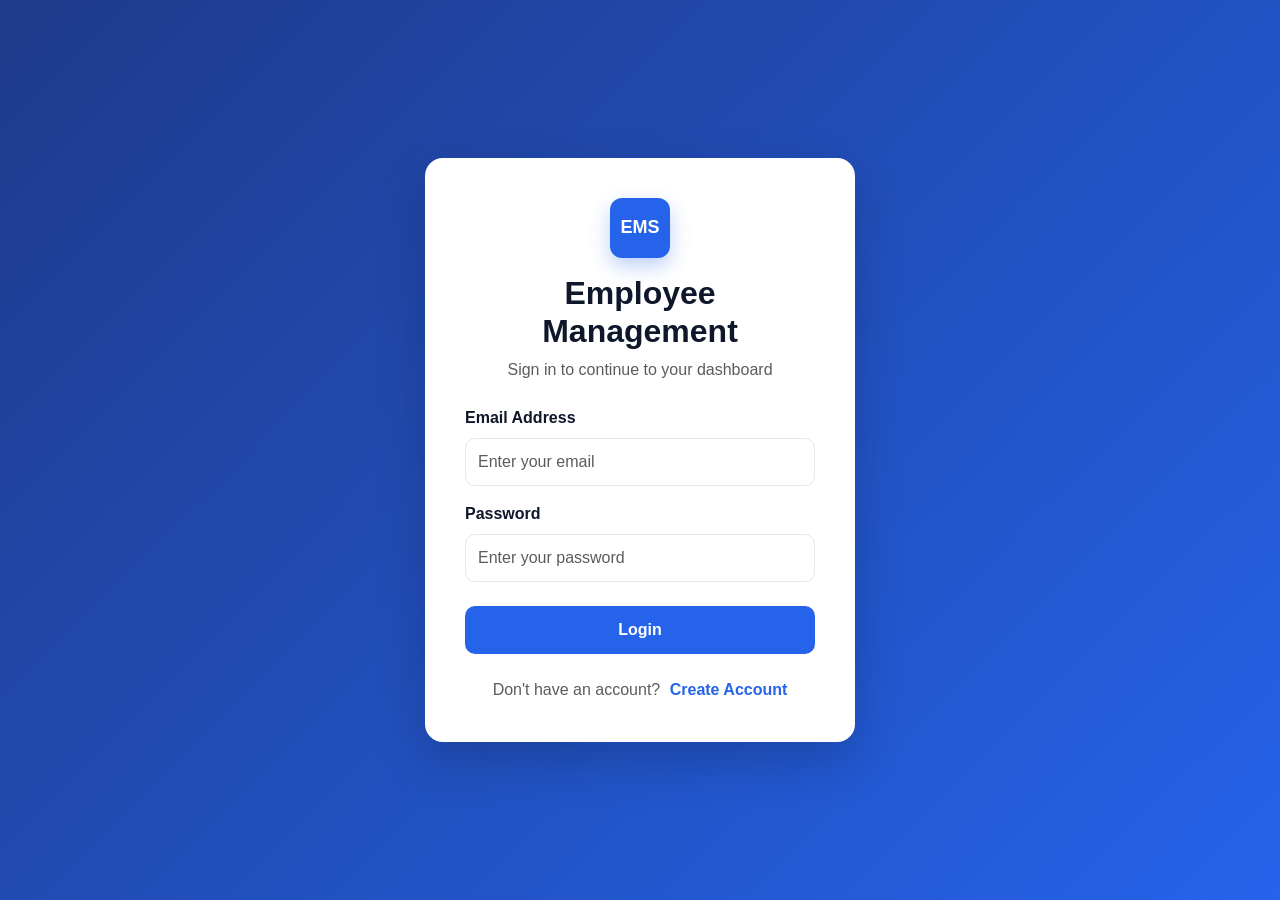
<file: src/main/resources/static/profile.html>
<!DOCTYPE html>
<html lang="en">

<head>

    <meta charset="UTF-8">

    <meta
        name="viewport"
        content="width=device-width, initial-scale=1.0">

    <title>Profile | Employee Management System</title>

    <link
        href="https://cdn.jsdelivr.net/npm/bootstrap@5.3.3/dist/css/bootstrap.min.css"
        rel="stylesheet">

    <link
        rel="stylesheet"
        href="https://cdn.jsdelivr.net/npm/bootstrap-icons@1.11.3/font/bootstrap-icons.min.css">

    <link
        rel="stylesheet"
        href="css/style.css">

</head>


<body class="dashboard-body">


<!-- ==========================================
     SIDEBAR
     ========================================== -->

<div class="sidebar" id="sidebar">

    <div class="sidebar-brand">

        <div class="brand-icon-small">
            EMS
        </div>

        <div>

            <h5>Employee MS</h5>

            <small>
                Management System
            </small>

        </div>

    </div>


    <hr>


    <nav class="sidebar-nav">

        <a
            href="dashboard.html"
            class="nav-link">

            <i class="bi bi-grid-1x2-fill"></i>

            Dashboard

        </a>


        <a
            href="employees.html"
            class="nav-link">

            <i class="bi bi-people-fill"></i>

            Employees

        </a>


        <a
            href="departments.html"
            class="nav-link">

            <i class="bi bi-building"></i>

            Departments

        </a>

    </nav>


    <div class="sidebar-bottom">

        <button
            id="logoutButton"
            class="btn btn-outline-light w-100">

            <i class="bi bi-box-arrow-right"></i>

            Logout

        </button>

    </div>

</div>


<!-- ==========================================
     MAIN CONTENT
     ========================================== -->

<div class="main-content">


    <!-- ==========================================
         TOP NAVBAR
         ========================================== -->

    <nav class="top-navbar">

        <button
            id="sidebarToggle"
            class="btn btn-light d-lg-none">

            <i class="bi bi-list"></i>

        </button>


        <div>

            <h5 class="mb-0">
                Profile
            </h5>

            <small class="text-muted">
                Manage your account information
            </small>

        </div>

    </nav>


    <!-- ==========================================
         PROFILE CONTENT
         ========================================== -->

    <main class="container-fluid dashboard-container">


        <div class="content-card profile-card">


            <!-- ==========================================
                 PROFILE HEADER
                 ========================================== -->

            <div class="profile-header">

                <div class="profile-avatar">

                    <i class="bi bi-person-fill"></i>

                </div>


                <div>

                    <h3 id="profileName">
                        User
                    </h3>

                    <p
                        id="profileEmail"
                        class="text-muted mb-1">

                        user@example.com

                    </p>


                    <span
                        id="profileRole"
                        class="badge bg-primary">

                        ROLE_USER

                    </span>

                </div>

            </div>


            <hr>


            <!-- ==========================================
                 ACCOUNT INFORMATION
                 ========================================== -->

            <h5 class="mb-4">
                Account Information
            </h5>


            <div class="row g-4">


                <!-- FIRST NAME -->

                <div class="col-md-6">

                    <label class="profile-label">
                        First Name
                    </label>

                    <div
                        id="profileFirstName"
                        class="profile-value">

                        -

                    </div>

                </div>


                <!-- LAST NAME -->

                <div class="col-md-6">

                    <label class="profile-label">
                        Last Name
                    </label>

                    <div
                        id="profileLastName"
                        class="profile-value">

                        -

                    </div>

                </div>


                <!-- EMAIL -->

                <div class="col-md-6">

                    <label class="profile-label">
                        Email
                    </label>

                    <div
                        id="profileEmailValue"
                        class="profile-value">

                        -

                    </div>

                </div>


                <!-- ROLE -->

                <div class="col-md-6">

                    <label class="profile-label">
                        Role
                    </label>

                    <div
                        id="profileRoleValue"
                        class="profile-value">

                        -

                    </div>

                </div>

            </div>


            <!-- ==========================================
                 ORGANIZATION INFORMATION
                 ========================================== -->

            <hr class="my-4">


            <h5 class="mb-4">
                Organization Information
            </h5>


            <div class="row g-4">


                <!-- ORGANIZATION NAME -->

                <div class="col-md-6">

                    <label class="profile-label">
                        Organization Name
                    </label>

                    <div
                        id="profileOrganizationName"
                        class="profile-value">

                        -

                    </div>

                </div>


                <!-- ORGANIZATION TYPE -->

                <div class="col-md-6">

                    <label class="profile-label">
                        Organization Type
                    </label>

                    <div
                        id="profileOrganizationType"
                        class="profile-value">

                        -

                    </div>

                </div>


                <!-- ORGANIZATION ID -->

                <div class="col-md-6">

                    <label class="profile-label">
                        Organization ID
                    </label>

                    <div
                        id="profileOrganizationId"
                        class="profile-value">

                        -

                    </div>

                </div>

            </div>


            <!-- ==========================================
                 CHANGE PASSWORD
                 ========================================== -->

            <hr class="my-4">


            <h5 class="mb-2">
                Change Password
            </h5>

            <p class="text-muted mb-4">
                Update your account password securely.
            </p>


            <form id="changePasswordForm">


                <!-- CURRENT PASSWORD -->

                <div class="row">

                    <div class="col-md-8">

                        <div class="mb-3">

                            <label
                                for="currentPassword"
                                class="form-label">

                                Current Password

                            </label>

                            <input
                                type="password"
                                id="currentPassword"
                                class="form-control"
                                placeholder="Enter current password"
                                required>

                        </div>


                        <!-- NEW PASSWORD -->

                        <div class="mb-3">

                            <label
                                for="newPassword"
                                class="form-label">

                                New Password

                            </label>

                            <input
                                type="password"
                                id="newPassword"
                                class="form-control"
                                placeholder="Enter new password"
                                minlength="6"
                                required>

                            <small class="text-muted">
                                Minimum 6 characters.
                            </small>

                        </div>


                        <!-- CONFIRM PASSWORD -->

                        <div class="mb-3">

                            <label
                                for="confirmPassword"
                                class="form-label">

                                Confirm New Password

                            </label>

                            <input
                                type="password"
                                id="confirmPassword"
                                class="form-control"
                                placeholder="Confirm new password"
                                minlength="6"
                                required>

                        </div>


                        <!-- MESSAGE -->

                        <div
                            id="passwordMessage"
                            class="small mb-3 d-none">
                        </div>


                        <!-- BUTTON -->

                        <button
                            type="submit"
                            id="changePasswordButton"
                            class="btn btn-primary">

                            <i class="bi bi-shield-lock me-1"></i>

                            Change Password

                        </button>

                    </div>

                </div>

            </form>


            <!-- ==========================================
                 ACTIONS
                 ========================================== -->

            <hr class="my-4">


            <div class="d-flex gap-2">

                <a
                    href="dashboard.html"
                    class="btn btn-primary">

                    <i class="bi bi-arrow-left me-1"></i>

                    Back to Dashboard

                </a>

            </div>


        </div>

    </main>

</div>


<!-- ==========================================
     JAVASCRIPT
     ========================================== -->

<script src="js/profile.js"></script>

</body>

</html>
</file>
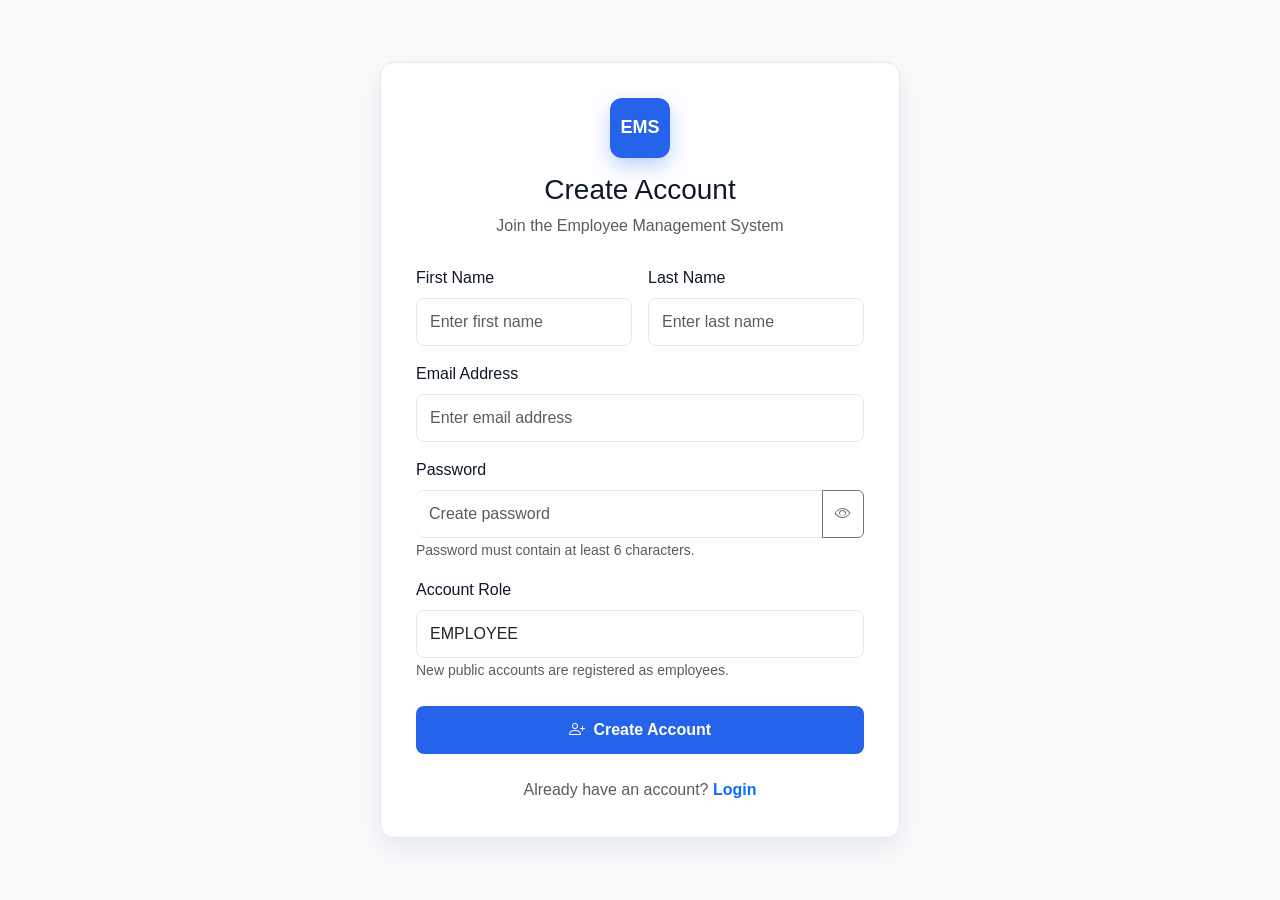
<file: src/main/resources/static/register.html>
<!DOCTYPE html>
<html lang="en">

<head>

    <meta charset="UTF-8">

    <meta
        name="viewport"
        content="width=device-width, initial-scale=1.0">

    <title>Register | Employee Management System</title>

    <!-- Bootstrap -->
    <link
        href="https://cdn.jsdelivr.net/npm/bootstrap@5.3.3/dist/css/bootstrap.min.css"
        rel="stylesheet">

    <!-- Bootstrap Icons -->
    <link
        rel="stylesheet"
        href="https://cdn.jsdelivr.net/npm/bootstrap-icons@1.11.3/font/bootstrap-icons.min.css">

    <!-- Custom CSS -->
    <link
        rel="stylesheet"
        href="css/style.css">

</head>


<body class="auth-page">


<div class="auth-container">


    <!-- ==========================================
         REGISTER CARD
         ========================================== -->

    <div class="auth-card">


        <!-- BRAND -->

        <div class="auth-brand text-center">

            <div class="brand-icon">
                EMS
            </div>

            <h3>
                Create Account
            </h3>

            <p class="text-muted">
                Join the Employee Management System
            </p>

        </div>


        <!-- ERROR -->

        <div
            id="registerError"
            class="alert alert-danger d-none">
        </div>


        <!-- SUCCESS -->

        <div
            id="registerSuccess"
            class="alert alert-success d-none">
        </div>


        <!-- ==========================================
             REGISTER FORM
             ========================================== -->

        <form id="registerForm">


            <!-- NAME -->

            <div class="row g-3">


                <div class="col-md-6">

                    <label
                        for="firstName"
                        class="form-label">

                        First Name

                    </label>

                    <input
                        type="text"
                        id="firstName"
                        class="form-control"
                        placeholder="Enter first name"
                        required>

                </div>


                <div class="col-md-6">

                    <label
                        for="lastName"
                        class="form-label">

                        Last Name

                    </label>

                    <input
                        type="text"
                        id="lastName"
                        class="form-control"
                        placeholder="Enter last name"
                        required>

                </div>

            </div>


            <!-- EMAIL -->

            <div class="mb-3 mt-3">

                <label
                    for="email"
                    class="form-label">

                    Email Address

                </label>

                <input
                    type="email"
                    id="email"
                    class="form-control"
                    placeholder="Enter email address"
                    required>

            </div>


            <!-- PASSWORD -->

            <div class="mb-3">

                <label
                    for="password"
                    class="form-label">

                    Password

                </label>

                <div class="input-group">

                    <input
                        type="password"
                        id="password"
                        class="form-control"
                        placeholder="Create password"
                        minlength="6"
                        required>

                    <button
                        type="button"
                        id="togglePassword"
                        class="btn btn-outline-secondary">

                        <i class="bi bi-eye"></i>

                    </button>

                </div>

                <small class="text-muted">
                    Password must contain at least 6 characters.
                </small>

            </div>


            <!-- ROLE -->

            <div class="mb-4">

                <label
                    for="role"
                    class="form-label">

                    Account Role

                </label>

                <input
                    type="text"
                    id="role"
                    class="form-control"
                    value="EMPLOYEE"
                    readonly>

                <small class="text-muted">
                    New public accounts are registered as employees.
                </small>

            </div>


            <!-- REGISTER BUTTON -->

            <button
                type="submit"
                id="registerButton"
                class="btn btn-primary w-100">

                <i class="bi bi-person-plus me-1"></i>

                Create Account

            </button>


        </form>


        <!-- LOGIN LINK -->

        <div class="text-center mt-4">

            <span class="text-muted">
                Already have an account?
            </span>

            <a
                href="login.html"
                class="fw-semibold text-decoration-none">

                Login

            </a>

        </div>


    </div>

</div>


<script src="js/register.js"></script>

</body>

</html>
</file>
<file: src/main/resources/static/css/style.css>
:root {
    --primary: #2563eb;
    --primary-dark: #1e3a8a;
    --background: #f8fafc;
    --text: #0f172a;
    --border: #e5e7eb;
}

* {
    box-sizing: border-box;
}

body {
    margin: 0;
    font-family: Arial, sans-serif;
    color: var(--text);
}

/* ==============================
   LOGIN PAGE
   ============================== */

.login-page {
    min-height: 100vh;

    display: flex;
    align-items: center;
    justify-content: center;

    padding: 20px;

    background:
        linear-gradient(
            135deg,
            var(--primary-dark),
            var(--primary)
        );
}

.login-card {
    width: 100%;
    max-width: 430px;

    padding: 40px;

    background: #ffffff;

    border-radius: 18px;

    box-shadow:
        0 20px 50px rgba(0, 0, 0, 0.18);
}

/* ==============================
   BRAND
   ============================== */

.brand-icon {
    width: 65px;
    height: 65px;

    margin: 0 auto;

    display: flex;
    align-items: center;
    justify-content: center;

    border-radius: 16px;

    background: var(--primary);

    color: #ffffff;

    font-size: 18px;
    font-weight: 700;

    box-shadow:
        0 8px 20px rgba(37, 99, 235, 0.3);
}

/* ==============================
   FORM
   ============================== */

.form-control {
    height: 48px;

    border: 1px solid var(--border);

    border-radius: 10px;
}

.form-control:focus {
    border-color: var(--primary);

    box-shadow:
        0 0 0 0.2rem rgba(37, 99, 235, 0.15);
}

/* ==============================
   BUTTON
   ============================== */

.btn-primary {
    height: 48px;

    border: none;

    border-radius: 10px;

    background: var(--primary);

    font-weight: 600;

    transition: 0.2s ease;
}

.btn-primary:hover {
    background: var(--primary-dark);

    transform: translateY(-1px);
}

/* ==============================
   REGISTER LINK
   ============================== */

.register-link {
    margin-left: 5px;

    color: var(--primary);

    font-weight: 600;

    text-decoration: none;
}

.register-link:hover {
    text-decoration: underline;
}

/* ==============================
   MOBILE
   ============================== */

@media (max-width: 480px) {

    .login-card {
        padding: 28px 22px;
    }

}:root {
    --primary: #2563eb;
    --primary-dark: #1e3a8a;
    --background: #f8fafc;
    --text: #0f172a;
    --border: #e5e7eb;
}

* {
    box-sizing: border-box;
}

body {
    margin: 0;
    font-family: Arial, sans-serif;
    color: var(--text);
}

/* ==============================
   LOGIN PAGE
   ============================== */

.login-page {
    min-height: 100vh;

    display: flex;
    align-items: center;
    justify-content: center;

    padding: 20px;

    background:
        linear-gradient(
            135deg,
            var(--primary-dark),
            var(--primary)
        );
}

.login-card {
    width: 100%;
    max-width: 430px;

    padding: 40px;

    background: #ffffff;

    border-radius: 18px;

    box-shadow:
        0 20px 50px rgba(0, 0, 0, 0.18);
}

/* ==============================
   BRAND
   ============================== */

.brand-icon {
    width: 65px;
    height: 65px;

    margin: 0 auto;

    display: flex;
    align-items: center;
    justify-content: center;

    border-radius: 16px;

    background: var(--primary);

    color: #ffffff;

    font-size: 18px;
    font-weight: 700;

    box-shadow:
        0 8px 20px rgba(37, 99, 235, 0.3);
}

/* ==============================
   FORM
   ============================== */

.form-control {
    height: 48px;

    border: 1px solid var(--border);

    border-radius: 10px;
}

.form-control:focus {
    border-color: var(--primary);

    box-shadow:
        0 0 0 0.2rem rgba(37, 99, 235, 0.15);
}

/* ==============================
   BUTTON
   ============================== */

.btn-primary {
    height: 48px;

    border: none;

    border-radius: 10px;

    background: var(--primary);

    font-weight: 600;

    transition: 0.2s ease;
}

.btn-primary:hover {
    background: var(--primary-dark);

    transform: translateY(-1px);
}

/* ==============================
   REGISTER LINK
   ============================== */

.register-link {
    margin-left: 5px;

    color: var(--primary);

    font-weight: 600;

    text-decoration: none;
}

.register-link:hover {
    text-decoration: underline;
}

/* ==============================
   MOBILE
   ============================== */

@media (max-width: 480px) {

    .login-card {
        padding: 28px 22px;
    }

}
/* ==========================================
   DASHBOARD
   ========================================== */

.dashboard-body {
    background: #f8fafc;
}

/* ==========================================
   SIDEBAR
   ========================================== */

.sidebar {
    position: fixed;

    top: 0;
    left: 0;

    width: 250px;
    height: 100vh;

    background: #0f172a;

    color: white;

    display: flex;
    flex-direction: column;

    padding: 24px 18px;

    z-index: 1000;
}

.sidebar-brand {
    display: flex;
    align-items: center;
    gap: 12px;
}

.brand-icon-small {
    width: 45px;
    height: 45px;

    display: flex;
    align-items: center;
    justify-content: center;

    border-radius: 12px;

    background: #2563eb;

    font-weight: 700;
}

.sidebar-brand h5 {
    margin: 0;
}

.sidebar-brand small {
    color: #94a3b8;
}

.sidebar-nav {
    margin-top: 10px;
}

.sidebar-nav .nav-link {
    display: flex;

    align-items: center;

    gap: 12px;

    color: #cbd5e1;

    padding: 12px 14px;

    margin-bottom: 6px;

    border-radius: 9px;

    text-decoration: none;

    transition: 0.2s ease;
}

.sidebar-nav .nav-link:hover {
    background: #1e293b;

    color: white;
}

.sidebar-nav .nav-link.active {
    background: #2563eb;

    color: white;
}

.sidebar-bottom {
    margin-top: auto;
}

/* ==========================================
   MAIN CONTENT
   ========================================== */

.main-content {
    margin-left: 250px;

    min-height: 100vh;
}

/* ==========================================
   TOP NAVBAR
   ========================================== */

.top-navbar {
    height: 75px;

    background: white;

    border-bottom: 1px solid #e5e7eb;

    display: flex;

    align-items: center;

    padding: 0 30px;

    gap: 15px;
}

.user-info {
    display: flex;

    align-items: center;

    gap: 10px;
}

.user-avatar {
    width: 42px;
    height: 42px;

    display: flex;

    align-items: center;
    justify-content: center;

    border-radius: 50%;

    background: #dbeafe;

    color: #2563eb;
}

/* ==========================================
   DASHBOARD CONTENT
   ========================================== */

.dashboard-container {
    padding: 30px;
}

.welcome-section {
    display: flex;

    align-items: center;

    justify-content: space-between;
}

/* ==========================================
   STAT CARDS
   ========================================== */

.stat-card {
    background: white;

    border: 1px solid #e5e7eb;

    border-radius: 14px;

    padding: 22px;

    display: flex;

    align-items: center;

    gap: 16px;

    transition: 0.2s ease;
}

.stat-card:hover {
    transform: translateY(-3px);

    box-shadow:
        0 10px 25px rgba(0, 0, 0, 0.07);
}

.stat-icon {
    width: 52px;
    height: 52px;

    display: flex;

    align-items: center;
    justify-content: center;

    border-radius: 12px;

    font-size: 22px;
}

.stat-icon.blue {
    background: #dbeafe;
    color: #2563eb;
}

.stat-icon.purple {
    background: #ede9fe;
    color: #7c3aed;
}

.stat-icon.green {
    background: #d1fae5;
    color: #059669;
}

.stat-icon.red {
    background: #fee2e2;
    color: #dc2626;
}

.stat-label {
    margin: 0;

    color: #64748b;

    font-size: 14px;
}

.stat-card h3 {
    margin: 3px 0 0;

    font-weight: 700;
}

/* ==========================================
   CONTENT CARD
   ========================================== */

.content-card {
    background: white;

    border: 1px solid #e5e7eb;

    border-radius: 14px;

    padding: 24px;
}

.card-header-custom {
    display: flex;

    align-items: center;

    justify-content: space-between;

    margin-bottom: 20px;
}

.table th {
    color: #64748b;

    font-size: 13px;

    font-weight: 600;

    border-bottom: 1px solid #e5e7eb;
}

.table td {
    padding-top: 15px;
    padding-bottom: 15px;
}

/* ==========================================
   RESPONSIVE
   ========================================== */

@media (max-width: 991px) {

    .sidebar {
        transform: translateX(-100%);

        transition: 0.3s ease;
    }

    .sidebar.show {
        transform: translateX(0);
    }

    .main-content {
        margin-left: 0;
    }

}

@media (max-width: 576px) {

    .dashboard-container {
        padding: 20px 15px;
    }

    .top-navbar {
        padding: 0 15px;
    }

    .card-header-custom {
        flex-direction: column;

        align-items: flex-start;

        gap: 12px;
    }

}
/* ==========================================
   EMPLOYEE PAGE
   ========================================== */

.employee-toolbar {
    display: flex;
    align-items: center;
    justify-content: space-between;
}

.employee-toolbar h4 {
    font-weight: 700;
}

.input-group-text {
    background: white;
    border-right: none;
}

.input-group .form-control {
    border-left: none;
}

.input-group .form-control:focus {
    border-left: none;
}

.employee-name {
    font-weight: 600;
}

.employee-email {
    font-size: 13px;
    color: #64748b;
}

.action-btn {
    width: 34px;
    height: 34px;

    display: inline-flex;
    align-items: center;
    justify-content: center;

    border-radius: 8px;
}

@media (max-width: 768px) {

    .employee-toolbar {
        flex-direction: column;
        align-items: flex-start;
        gap: 15px;
    }

    .employee-toolbar .btn {
        width: 100%;
    }

}
/* ==========================================
   DASHBOARD VIEW ALL BUTTON
   ========================================== */

.view-all-btn {
    padding: 10px 20px;
    border-radius: 8px;
    font-weight: 600;
    display: inline-flex;
    align-items: center;
    justify-content: center;
    min-width: 105px;
    transition: all 0.2s ease;
}

.view-all-btn:hover {
    transform: translateY(-1px);
}
/* ==========================================
   PROFILE PAGE
   ========================================== */

.profile-card {
    max-width: 900px;
    margin: 0 auto;
}

.profile-header {
    display: flex;
    align-items: center;
    gap: 20px;
    padding: 10px 0;
}

.profile-avatar {
    width: 80px;
    height: 80px;
    border-radius: 50%;

    display: flex;
    align-items: center;
    justify-content: center;

    background: #e8f0ff;
    color: #2563eb;

    font-size: 32px;
}

.profile-label {
    display: block;
    margin-bottom: 8px;

    font-size: 13px;
    font-weight: 600;

    color: #64748b;
}

.profile-value {
    padding: 12px 14px;

    border: 1px solid #e5e7eb;
    border-radius: 8px;

    background: #f8fafc;

    color: #0f172a;
    font-weight: 500;
}
/* ==========================================
   PROFILE - BACK TO DASHBOARD BUTTON
   ========================================== */

.profile-card .btn-primary {
    padding: 11px 22px;
    border-radius: 8px;
    font-weight: 600;
    min-width: 170px;

    display: inline-flex;
    align-items: center;
    justify-content: center;
    gap: 6px;

    transition: all 0.2s ease;
}

.profile-card .btn-primary:hover {
    transform: translateY(-1px);
}
/* ==========================================
   REGISTER PAGE
   ========================================== */

.auth-page {
    min-height: 100vh;

    display: flex;
    align-items: center;
    justify-content: center;

    padding: 30px 15px;

    background: #f8fafc;
}

.auth-container {
    width: 100%;
    max-width: 520px;
}

.auth-card {
    background: #ffffff;

    padding: 35px;

    border-radius: 14px;

    border: 1px solid #e5e7eb;

    box-shadow:
        0 10px 30px
        rgba(15, 23, 42, 0.08);
}

.auth-brand {
    margin-bottom: 28px;
}

.brand-icon {
    width: 60px;
    height: 60px;

    margin: 0 auto 15px;

    display: flex;
    align-items: center;
    justify-content: center;

    border-radius: 12px;

    background: #2563eb;
    color: #ffffff;

    font-weight: 700;
    font-size: 18px;
}

.auth-card .form-control {
    padding: 11px 13px;

    border-radius: 8px;
}

.auth-card .btn-primary {
    padding: 11px;

    border-radius: 8px;

    font-weight: 600;
}
</file>
